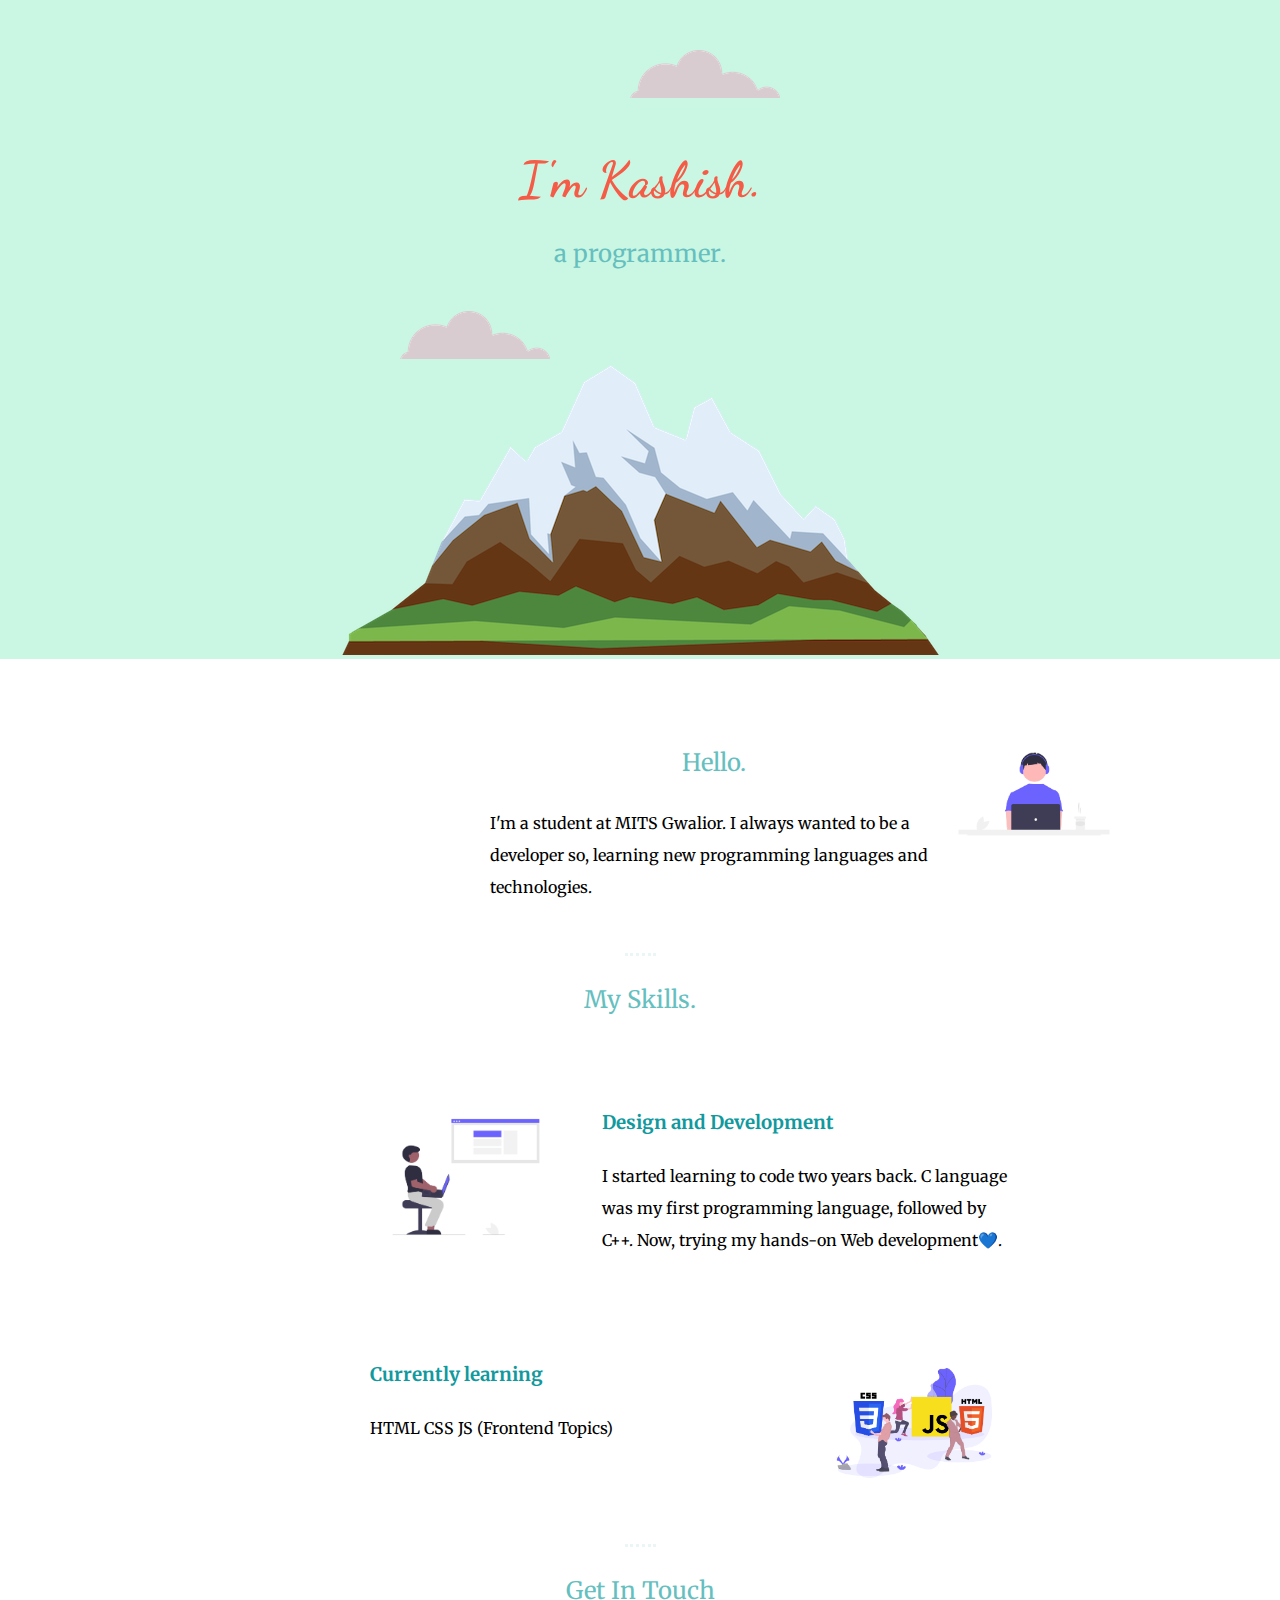
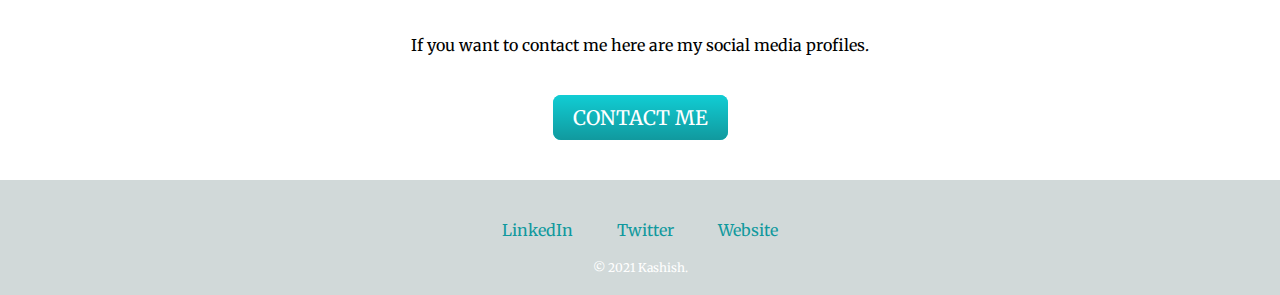
<file: index.html>
<!DOCTYPE html>
<html lang="en" dir="ltr">

<head>
  <meta charset="utf-8">
  <title>Kashish</title>
  <link rel="stylesheet" href="styles.css">
  <link rel="icon" href="images/favicon.ico">
  <link rel="preconnect" href="https://fonts.gstatic.com">
  <link href="https://fonts.googleapis.com/css2?family=Dancing+Script:wght@500&family=Merriweather:wght@300&family=Montserrat:wght@200&display=swap" rel="stylesheet">
</head>

<body>

  <div class="topContainer">
    <img class="top-cloud" src="images\cloud.png" alt="cloud">
    <h1>I'm Kashish.</h1>
    <h2>a programmer.</h2>
    <img class="bottom-cloud" src="images\cloud.png" alt="cloud">
    <img  src="images\mountain.png" alt="mountain">
  </div>

  <div class="middle-container">
    <div class="profile">
      <img class="coding-image" src="images\undraw_Coding_re_iv62.png" alt="undraw_Coding_re_iv62.png">
      <h2>Hello.</h2>
      <p class="profile-p">I'm a student at MITS Gwalior. I always wanted to be a developer so, learning new programming languages and technologies.</p>
    </div>

    <hr>

    <div class="skills">
      <h2>My Skills.</h2>
      <div class="skill-row1">
        <img class="web-developer-image" src="images\undraw_Web_developer_re_h7ie.png" alt="undraw_Web_developer_re_h7ie.png">
        <h3>Design and Development</h3>
        <p>I started learning to code two years back. C language was my first programming language, followed by C++. Now, trying my hands-on Web development💙.</p>
      </div>
      <div class="skill-row2">
        <img class="html-css-js-images" src="images\htmll-css-js.png" alt="html-css-js-img">
        <h3 class="learning">Currently learning</h3>
        <p class="learning">HTML CSS JS (Frontend Topics)</p>

      </div>
    </div>
  </div>

    <hr>

    <div class="contact-me">
      <h2>Get In Touch</h2>
      <p class="contact">If you want to contact me here are my social media profiles.</p>
      <a class="btn" href="mailto:name@email.com">CONTACT ME</a>
    </div>
  </div>

  <div class="bottom-container">
    <a class="footer-link" href="https://www.linkedin.com/in/kashish-sondhiya-969120198/">LinkedIn</a>
    <a class="footer-link" href="https://twitter.com/Kashish90879490">Twitter</a>
    <a class="footer-link" href="https://k-ash-ish.github.io/version-0.0-demo-/">Website</a>
    <p class="copyright">© 2021 Kashish.</p>
  </div>


</body>

</html>
</file>
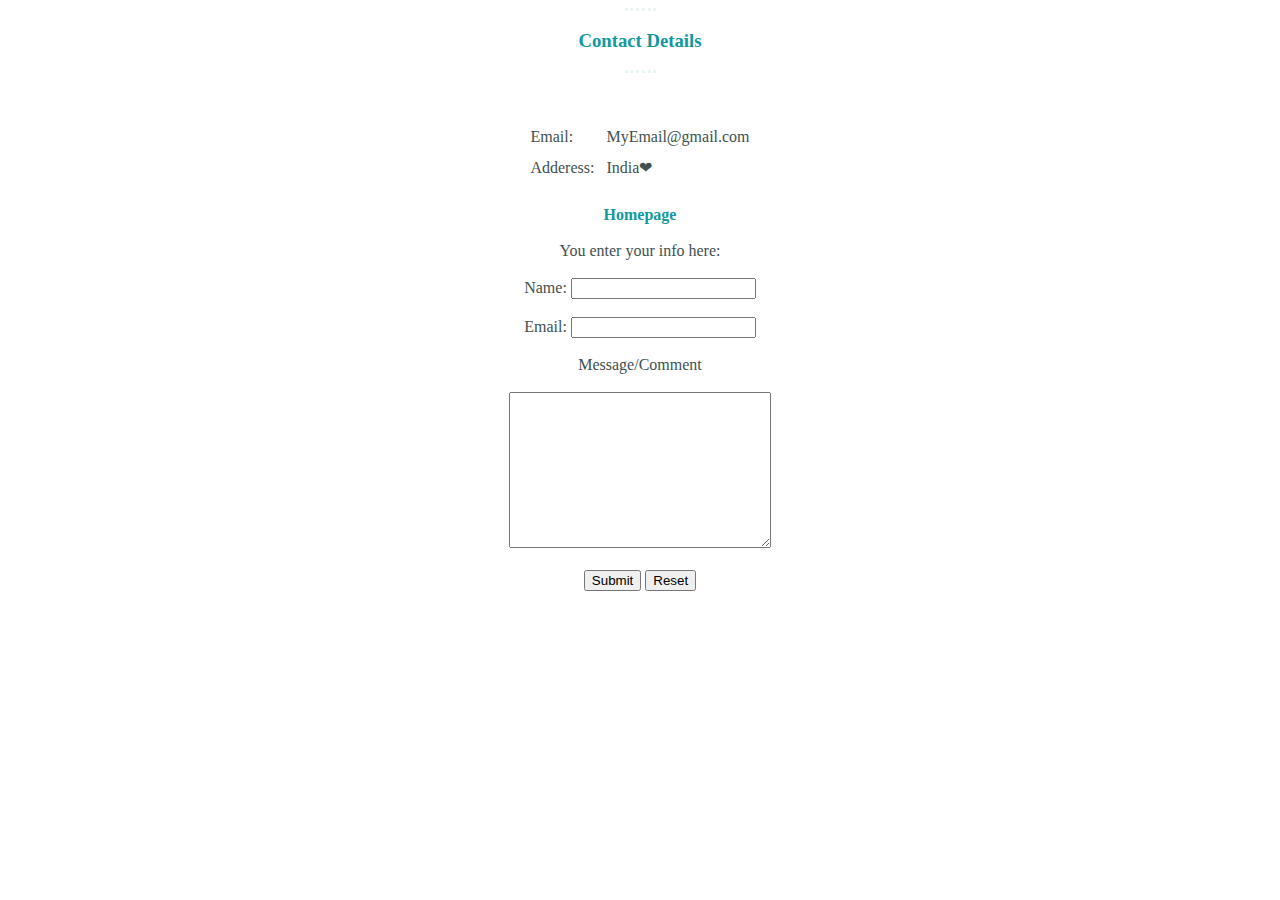
<file: contact.html>
<!DOCTYPE html>
<html lang="en" dir="ltr">

<head>
  <meta charset="utf-8">
  <title>Contact Me📞</title>
  <link rel="stylesheet" href="styles.css">

</head>

<body>
  <hr>
  <center>
    <h3>Contact Details</h3>
    <hr>
    <table cellspacing="10">
      <br>
      <tr>
        <td>Email:</td>
        <td>MyEmail@gmail.com</td>
      </tr>
      <tr>
        <br>
        <td>Adderess:</td>
        <td>India❤</td>
      </tr>
    </table>
    <br>
    <a href="index.html"><strong>Homepage</strong></a>
    <br><br>

    <form class="" action="mailto:MyEmail@gmail.com" method="post" enctype="text/plain">

      <label>You enter your info here:</label><br><br>
      <label>Name:</label>
      <input type="text" name="Name" value="">
      <br><br>
      <label>Email:</label>
      <input type="email" name="Email" value="">
      <br><br>
      <label>Message/Comment</label>
      <br><br>
      <textarea name="Message/Coment" rows="10" cols="30"></textarea>
      <br><br>
      <input type="submit">
      <input type="reset">

    </form>
  </center>
  <br>


</body>

</html>
</file>
<file: styles.css>
/*********************************tag styles***************************/
body{
  color: #40514E;
  margin: 0;
  text-align: center;
  font-family: 'Merriweather', serif;
}
h1{
  font-size: 3.125rem;
  margin: 50px auto 0 auto;
  font-family: 'Dancing Script', cursive;
  color: #f55c47;

  }
  h2{
    color: #66BFBF;
    font-weight: normal;
    line-height: 2;
  }
  h3{
    color:  #11999E;
  }
  hr{
    border-style: dotted ;
    border-color: #EAF6F6;
    border-top: 0;
    border-width: 3px;
    width: 25px;
  }
  a{
    color:  #11999E;
    font-family: 'Merriweather', serif;
    margin: 10px 20px;
    text-decoration: none;
  }
  a:hover{
    color: white;
  }
  p{
    color: black;
  }


/***********************Classes styles********************************/

.topContainer{


  position: relative;
  padding-top: 100px;
  background-color: #caf7e3;
}

.middle-container{
  margin-top: 10px;
  margin-bottom: 100px;


}
.bottom-container{
  margin: 50px auto 0 auto;
  padding: 40px 0 20px;
  background-color: #d1d9d9;

}
.top-cloud{
  position: absolute;
  top: 50px;
  right: 500px;
}

.bottom-cloud{

  position: absolute;
  left: 400px;
  bottom: 300px;
}

.skill-row1{
  width: 50%;
  margin: 80px 270px 50px auto;
  text-align: left;
  line-height: 2;

}
.skill-row2{
  width: 50%;
  margin: 100px 270px 50px auto;
  text-align: left;
  line-height: 2;

}

.web-developer-image{
  width: 30%;
  float: left;
  margin-right: 40px;
}

.coding-image{
  width: 30%;
  float: right;

}

.html-css-js-images{
  width: 30%;
  float: right;

}
.profile{
  width: 50%;
  margin: 80px 250px 50px 490px;

}
.profile-p{
  text-align: left;
  line-height: 2;

}
.contact{
  margin-bottom: 50px;
}

.btn {

  background: #11cdd4;
  background-image: -webkit-linear-gradient(top, #11cdd4, #11999e);
  background-image: -moz-linear-gradient(top, #11cdd4, #11999e);
  background-image: -ms-linear-gradient(top, #11cdd4, #11999e);
  background-image: -o-linear-gradient(top, #11cdd4, #11999e);
  background-image: linear-gradient(to bottom, #11cdd4, #11999e);
  -webkit-border-radius: 8;
  -moz-border-radius: 8;
  border-radius: 8px;
  font-family: 'Merriweather', serif;
  color: #ffffff;
  font-size: 20px;
  padding: 10px 20px 10px 20px;
  text-decoration: none;
}

.btn:hover {
  background: #30e3cb;
  background-image: -webkit-linear-gradient(top, #30e3cb, #2bc4ad);
  background-image: -moz-linear-gradient(top, #30e3cb, #2bc4ad);
  background-image: -ms-linear-gradient(top, #30e3cb, #2bc4ad);
  background-image: -o-linear-gradient(top, #30e3cb, #2bc4ad);
  background-image: linear-gradient(to bottom, #30e3cb, #2bc4ad);
  text-decoration: none;
}
.copyright{
  margin-bottom: 0;
  color: white;
  font-size: 0.75rem;
  margin: 20px auto 0 auto;
}
</file>
